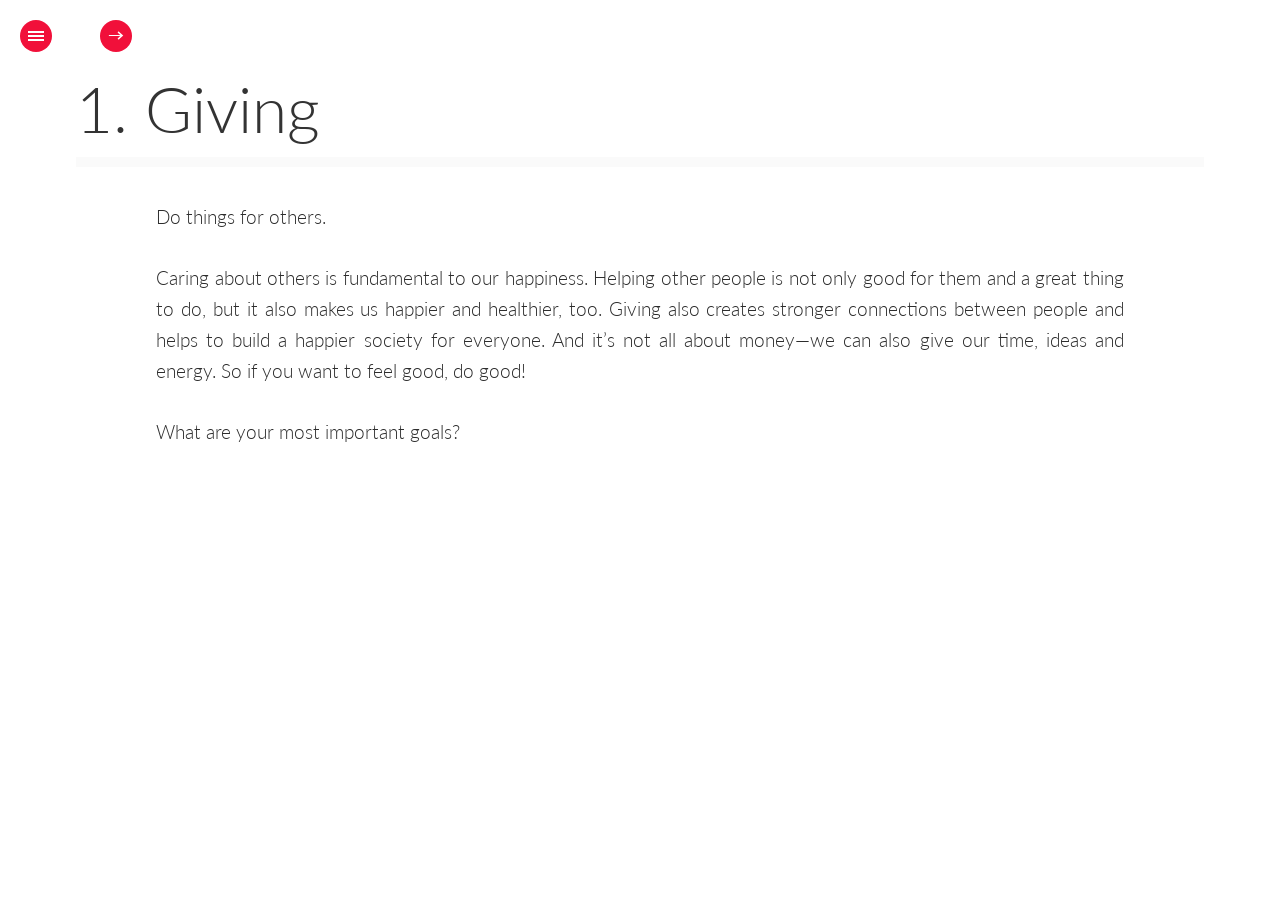
<file: FullscreenBookBlock/index.html>
<!DOCTYPE html>
<html lang="en" class="no-js">
	<head>
		<meta charset="UTF-8" />
		<meta http-equiv="X-UA-Compatible" content="IE=edge,chrome=1"> 
		<meta name="viewport" content="width=device-width, initial-scale=1.0"> 
		<title>Fullscreen Pageflip Layout with BookBlock</title>
		<meta name="description" content="Fullscreen Pageflip Layout with BookBlock" />
		<meta name="keywords" content="fullscreen pageflip, booklet, layout, bookblock, jquery plugin, flipboard layout, sidebar menu" />
		<meta name="author" content="Codrops" />
		<link rel="shortcut icon" href="../favicon.ico"> 
		<link rel="stylesheet" type="text/css" href="css/jquery.jscrollpane.custom.css" />
		<link rel="stylesheet" type="text/css" href="css/bookblock.css" />
		<link rel="stylesheet" type="text/css" href="css/custom.css" />
		<script src="js/modernizr.custom.79639.js"></script>
	</head>
	<body>
		<div id="container" class="container">	

			<div class="menu-panel">
				<h3>Steps to a Happier You</h3>
				<ul id="menu-toc" class="menu-toc">
					<li class="menu-toc-current">
					<a href="#item1">Giving</a></li>
					<li><a href="#item2">Relating</a></li>
					<li><a href="#item3">Exercising</a></li>
					<li><a href="#item4">Appriciating</a></li>
					<li><a href="#item5">Trying out</a></li>
					<li><a href="#item6">Direction</a></li>
					<li><a href="#item7">Resilience</a></li>
					<li><a href="#item8">Emotion</a></li>
					<li><a href="#item9">Acceptance</a></li>
					<li><a href="#item10">Meaning</a></li>
					
					
				</ul>
				
			</div>

			<div class="bb-custom-wrapper">
				<div id="bb-bookblock" class="bb-bookblock">
					<div class="bb-item" id="item1">
						<div class="content">
							<div class="scroller">
								<h2>1. Giving</h2>
								<p>Do things for others.</br></br>

Caring about others is fundamental to our happiness. Helping other people is not only good for them and a great thing to do, but it also makes us happier and healthier, too. Giving also creates stronger connections between people and helps to build a happier society for everyone. And it’s not all about money—we can also give our time, ideas and energy. So if you want to feel good, do good!</br></br>
							What are your most important goals?
								</p>

						
							</div>
						</div>
					</div>
					<div class="bb-item" id="item2">
						<div class="content">
							<div class="scroller">
								<h2>2. Relating</h2>
								<p>Connect with people.</br></br>

Relationships are the most important overall contributor to happiness. People with strong and broad social relationships are happier, healthier and live longer. Close relationships with family and friends provide love, meaning and support, and increase our feelings of self-worth. Broader networks bring a sense of belonging. So taking action to strengthen our relationships and create new connections is essential for happiness.</br></br>
						Who matters most to you?
						</p>
							</div>
						</div>
					</div>
					<div class="bb-item" id="item3">
						<div class="content">
							<div class="scroller">
								<h2>3. Exercising</h2>
								<p>Take care of your body.<br><br>

Our body and our mind are connected. Being active makes us happier as well as being good for our physical health. It instantly improves our mood and can even lift us out of a depression. We don’t all need to run marathons; there are simple things we can all do to be more active each day. We can also boost our well-being by unplugging from technology, getting outside and making sure we get enough sleep!
<br><br>
How do you stay active and healthy?</p>

								
							</div>
						</div>
					</div>
					<div class="bb-item" id="item4">
						<div class="content">
							<div class="scroller">
								<h2>4. Appriciating</h2>
								<p>Notice the world around you.<br><br>

Ever felt that there must be more to life? Well, good news, there is! And it’s right here in front of us. We just need to stop and take notice. Learning to be more mindful and aware can do wonders for our well-being in all areas of life—like our walk to work, the way we eat or our relationships. It helps us get in tune with our feelings and stops us dwelling on the past or worrying about the future, so we get more out of the day-to-day.<br><br>

When do you stop and take notice?</p>
							</div>
						</div>
					</div>
					
							<div class="bb-item" id="item5">
								<div class="content">
									<div class="scroller">
										<h2>5. Trying out</h2>
										<p>Keep learning new things.<br><br>
										Learning affects our well-being in lots of positive ways. It exposes us to new ideas and helps us stay curious and engaged. It also gives us a sense of accomplishment and helps boost our self-confidence and resilience. There are many ways to learn new things—not just through formal qualifications. We can share a skill with friends, join a club, learn to sing, play a new sport and so much more.<br><br>

		What new things have you tried recently?
										</p>


									</div>
								</div>
							</div>
							
							
							<div class="bb-item" id="item6">
								<div class="content">
									<div class="scroller">
										<h2>6. Direction</h2>
										<p>Have goals to look forward to.
<br><br>
Feeling good about the future is important for our happiness. We all need goals to motivate us, and these need to be challenging enough to excite us, but also achievable. If we try to attempt the impossible, it brings unnecessary stress. Choosing ambitious but realistic goals gives our lives direction and brings a sense of accomplishment and satisfaction when we achieve them.
<br><br>
What are your most important goals?
										</p>


									</div>
								</div>
							</div>
							
							
							
							
							<div class="bb-item" id="item7">
								<div class="content">
									<div class="scroller">
										<h2>7. ReSilience</h2>
										<p>Find ways to bounce back.<br><br>

All of us have times of stress, loss, failure or trauma in our lives. But how we respond to these has a big impact on our well-being. We often cannot choose what happens to us, but we can choose our own attitude to what happens. In practice it’s not always easy, but one of the most exciting findings from recent research is that resilience, like many other life skills, can be learned.
<br><br>
How do you bounce back in tough times?
										</p>


									</div>
								</div>
							</div>
							
							
							<div class="bb-item" id="item8">
								<div class="content">
									<div class="scroller">
										<h2>8. Emotion</h2>
										<p>Take a positive approach<br><br>

Positive emotions—such as joy, gratitude, contentment, inspiration and pride—are not just great at the time. Recent research shows that regularly experiencing them creates an “upward spiral,” helping to build our resources. So although we need to be realistic about life’s ups and downs, it helps to focus on the good aspects of any situation—the glass half-full rather than the glass half-empty.
<br><br>
What are you feeling good about?
										</p>


									</div>
								</div>
							</div>
							
							
							<div class="bb-item" id="item9">
								<div class="content">
									<div class="scroller">
										<h2>9. Acceptance</h2>
										<p>Be comfortable with who you are.<br><br>

No one’s perfect. But so often we compare our insides to other people’s outsides. Dwelling on our flaws—what we’re not rather than what we’ve got—makes it much harder to be happy. Learning to accept ourselves, warts and all, and being kinder to ourselves when things go wrong increases our enjoyment of life, our resilience and our well-being. It also helps us accept others as they are.
<br><br>
What is the real you like?
										</p>


									</div>
								</div>
							</div>
							
							
							<div class="bb-item" id="item10">
								<div class="content">
									<div class="scroller">
										<h2>10. Meaning</h2>
										<p>Be part of something bigger.
<br><br>
People who have meaning and purpose in their lives are happier, feel more in control and get more out of what they do. They also experience less stress, anxiety and depression. But where do we find “meaning and purpose”? It might be our religious faith, being a parent or doing a job that makes a difference. The answers vary for each of us, but they all involve being connected to something bigger than  ourselves.
<br><br>
What gives your life meaning?
										</p>


									</div>
								</div>
							</div>
							
				</div>
				
				<nav>
					<span id="bb-nav-prev">&larr;</span>
					<span id="bb-nav-next">&rarr;</span>
				</nav>

				<span id="tblcontents" class="menu-button">Table of Contents</span>

			</div>
				
		</div><!-- /container -->
		<script src="http://ajax.googleapis.com/ajax/libs/jquery/1.8.3/jquery.min.js"></script>
		<script src="js/jquery.mousewheel.js"></script>
		<script src="js/jquery.jscrollpane.min.js"></script>
		<script src="js/jquerypp.custom.js"></script>
		<script src="js/jquery.bookblock.js"></script>
		<script src="js/page.js"></script>
		<script>
			$(function() {

				Page.init();

			});
		</script>
	</body>
</html>
</file>
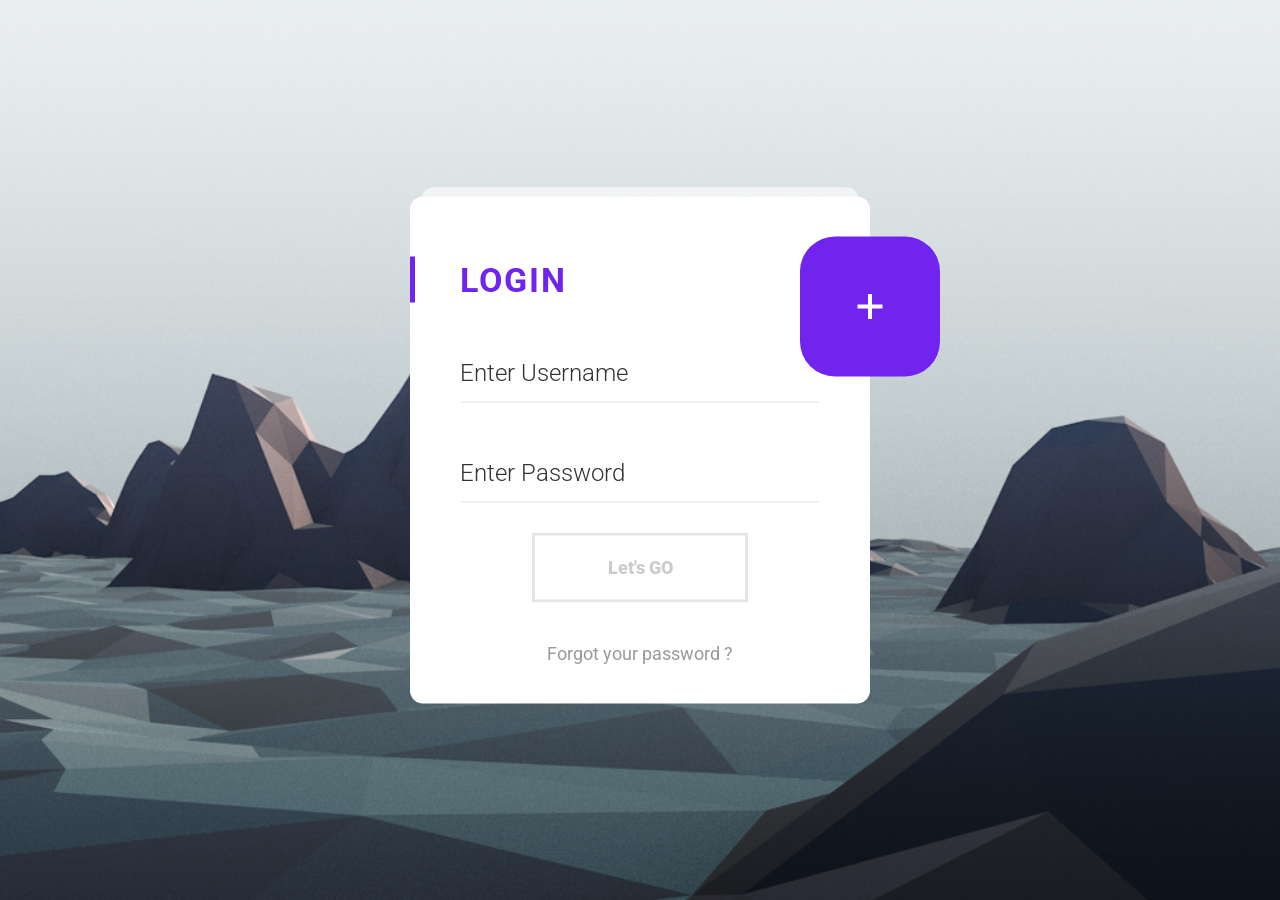
<file: Login Animation/index.html>
<!DOCTYPE html>
<html >
<head>
  <meta charset="UTF-8">
  <title>Material Compact Login Animation</title>
  
  
  <link rel='stylesheet prefetch' href='http://maxcdn.bootstrapcdn.com/font-awesome/4.3.0/css/font-awesome.min.css'>
<link rel='stylesheet prefetch' href='http://fonts.googleapis.com/css?family=Roboto:400,100,300,500,700,900&subset=latin,latin-ext'>

      <link rel="stylesheet" href="css/style.css">

  
</head>

<body background="img/bg.png">
  <div class="Container">


   <div class="box">

      <div class="title">LOGIN</div>

      <div class="input">
         <label for="name">Enter Username</label>
         <input type="text" name="name" id="name">
         <span class="spin"></span>
      </div>

      <div class="input">
         <label for="pass">Enter Password</label>
         <input type="password" name="pass" id="pass">
         <span class="spin"></span>
      </div>

      <div class="button login">
         <button><span>Let's GO</span> <i class="fa fa-check"></i></button>
      </div>

      <a href="" class="pass-forgot">Forgot your password ?</a>

   </div>

   <div class="overbox">
      <div class="main_button alt-2"><span class="shape"></span></div>

      <div class="title">REGISTER</div>

      <div class="input">
         <label for="regname">Enter Username</label>
         <input type="text" name="regname" id="regname">
         <span class="spin"></span>
      </div>

      <div class="input">
         <label for="regpass">Enter Password</label>
         <input type="password" name="regpass" id="regpass">
         <span class="spin"></span>
      </div>

      <div class="input">
         <label for="reregpass">Repeat Password</label>
         <input type="password" name="reregpass" id="reregpass">
         <span class="spin"></span>
      </div>

      <div class="button">
         <button><span>NEXT</span></button>
      </div>


   </div>

</div>
  <script src='http://cdnjs.cloudflare.com/ajax/libs/jquery/2.1.3/jquery.min.js'></script>

    <script src="js/index.js"></script>

</body>
</html>
</file>
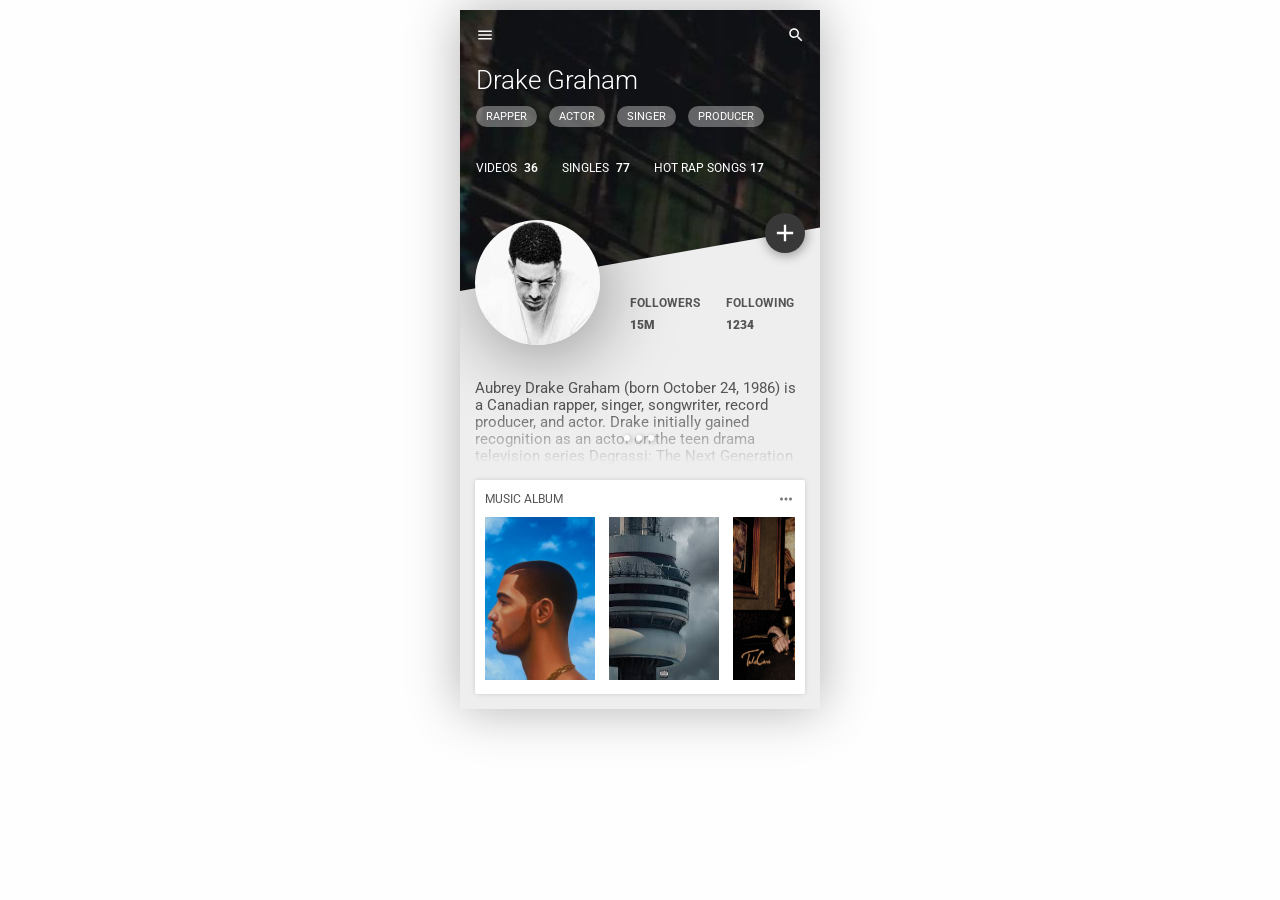
<file: User-Profile 2/index.html>
<!DOCTYPE html>
<html >
<head>
  <meta charset="UTF-8">
  <title>User Profile </title>
  
  
  <link rel='stylesheet prefetch' href='https://fonts.googleapis.com/css?family=Roboto:400,500,700,900'>

      <link rel="stylesheet" href="css/style.css">

  
</head>

<body>
  <div class="container">
  <div class="header-container">
    <img src="img/timeline.jpg" alt="" class="header-image" />
    <div class="header">
      <svg fill="#ffffff" height="18" viewBox="0 0 24 24" width="18" xmlns="http://www.w3.org/2000/svg" class="header-icon">
        <path d="M0 0h24v24H0z" fill="none"/>
        <path d="M3 18h18v-2H3v2zm0-5h18v-2H3v2zm0-7v2h18V6H3z"/>
      </svg>

      <svg fill="#ffffff" height="18" viewBox="0 0 24 24" width="18" xmlns="http://www.w3.org/2000/svg" class="u-float-right header-icon">
        <path d="M15.5 14h-.79l-.28-.27C15.41 12.59 16 11.11 16 9.5 16 5.91 13.09 3 9.5 3S3 5.91 3 9.5 5.91 16 9.5 16c1.61 0 3.09-.59 4.23-1.57l.27.28v.79l5 4.99L20.49 19l-4.99-5zm-6 0C7.01 14 5 11.99 5 9.5S7.01 5 9.5 5 14 7.01 14 9.5 11.99 14 9.5 14z"/>
        <path d="M0 0h24v24H0z" fill="none"/>
      </svg>
      <h1 class="main-heading">Drake Graham</h1>
      <span class="tag">Rapper</span>
      <span class="tag">Actor</span>
      <span class="tag">Singer</span>
      <span class="tag">Producer</span>
      <div class="stats">
        <span class="stat-module">
          Videos <span class="stat-number">36</span>
        </span>
        <span class="stat-module">
          Singles <span class="stat-number">77</span>
        </span>
        <span class="stat-module">
          Hot rap songs<span class="stat-number">17</span>
        </span>
      </div>
    </div> <!-- END header -->
  </div>
  
  <div class="overlay-header"></div>
  
  <div class="body">
    <img src="img/P.jpg" alt="Drake" class="body-image" height="125px" width="125px" />
    <div class="body-action-button u-flex-center">
      <svg fill="#ffffff" height="28" viewBox="0 0 24 24" width="28" xmlns="http://www.w3.org/2000/svg">
        <path d="M19 13h-6v6h-2v-6H5v-2h6V5h2v6h6v2z"/>
        <path d="M0 0h24v24H0z" fill="none"/>
      </svg>
    </div>
    <span class="body-stats">Followers <span>15M</span></span>
    <span class="body-stats">Following <span>1234</span></span>
    <div class="u-clearfix"></div>
    <div class="body-info">
      <p>
      Aubrey Drake Graham (born October 24, 1986) is a Canadian rapper, singer, songwriter, record producer, and actor. Drake initially gained recognition as an actor on the teen drama television series Degrassi: The Next Generation in the early 2000s.</p>
    
    </div>
    <div class="body-more">
      <span></span>
      <span></span>
      <span></span>
    </div>
    
     <div class="card u-clearfix">
      <span class="card-heading">Music Album</span>
      <span class="card-more">

        <svg fill="#777777" height="18" viewBox="0 0 24 24" width="18" xmlns="http://www.w3.org/2000/svg">
          <path d="M0 0h24v24H0z" fill="none"/>
          <path d="M6 10c-1.1 0-2 .9-2 2s.9 2 2 2 2-.9 2-2-.9-2-2-2zm12 0c-1.1 0-2 .9-2 2s.9 2 2 2 2-.9 2-2-.9-2-2-2zm-6 0c-1.1 0-2 .9-2 2s.9 2 2 2 2-.9 2-2-.9-2-2-2z"/>
        </svg>
      </span>
      <ul class="card-list">
        <li><img src="img/a1.jpg" alt="" height="163" width="110" /></li>
        <li><img src="img/a2.jpg" alt=""  height="163" width="110"/></li>
        <li><img src="img/a3.jpg" alt="" height="163" width="110" /></li>
      </ul>
    </div>
  </div>
  
</div>
  
  
</body>
</html>
</file>
<file: FullscreenBookBlock/css/bookblock.css>
/* Content Flip Style */
.bb-bookblock {
	width: 400px;
	height: 300px;
	position: relative;
	background: #fff;
	z-index: 100;
}

.bb-page {
	width: 50%;
	height: 100%;
	left: 50%;
	position: absolute;

	-webkit-transform-style: preserve-3d;
	-moz-transform-style: preserve-3d;
	-o-transform-style: preserve-3d;
	-ms-transform-style: preserve-3d;
	transform-style: preserve-3d;

	-webkit-transform-origin: left center;
	-moz-transform-origin: left center;
	-o-transform-origin: left center;
	-ms-transform-origin: left center;
	transform-origin: left center;
}

.bb-page > div,
.bb-outer,
.bb-content {
	position: absolute;
	height: 100%;
	top: 0;
	left: 0;
}

.bb-content {
	background: #fff;
}

.bb-inner {
	position: relative;
	width: 100%;
	height: 100%;
}

.bb-overlay, .bb-outer {
	-webkit-backface-visibility: hidden;
	-moz-backface-visibility: hidden;
	-o-backface-visibility: hidden;
	-ms-backface-visibility: hidden;
	backface-visibility: hidden;
}

.bb-page > div {
	width: 100%;
	-webkit-transform-style: preserve-3d;
	-moz-transform-style: preserve-3d;
	-o-transform-style: preserve-3d;
	-ms-transform-style: preserve-3d;
	transform-style: preserve-3d;

	-webkit-backface-visibility: hidden;
	-moz-backface-visibility: hidden;
	-o-backface-visibility: hidden;
	-ms-backface-visibility: hidden;
	backface-visibility: hidden;
}

.bb-back {
	-webkit-transform: rotateY(-180deg);
	-moz-transform: rotateY(-180deg);
	-o-transform: rotateY(-180deg);
	-ms-transform: rotateY(-180deg);
	transform: rotateY(-180deg);
}

.bb-outer {
	width: 100%;
	overflow: hidden;
	z-index: 999;
}

.bb-overlay, 
.bb-flipoverlay {
	background-color: rgba(0, 0, 0, 0.7);
	position: absolute;
	top: 0px;
	left: 0px;
	width: 100%;
	height: 100%;
	opacity: 0;
	z-index: 1000;
}

.bb-flipoverlay {
	background-color: rgba(0, 0, 0, 0.2);
}

.bb-bookblock > div.bb-page:first-child,
.bb-bookblock > div.bb-page:first-child .bb-back {
	-webkit-transform: rotateY(180deg);
	-moz-transform: rotateY(180deg);
	-o-transform: rotateY(180deg);
	-ms-transform: rotateY(180deg);
	transform: rotateY(180deg);
}

.js .bb-item {
	width: 100%;
	height: 100%;
	position: absolute;
	top: 0;
	left: 0;
	display: none;
	background: #fff;
}
</file>
<file: FullscreenBookBlock/css/custom.css>
@import url(http://fonts.googleapis.com/css?family=Lato:300,400,700);

html { height: 100%; }

*,
*:after,
*:before {
	-webkit-box-sizing: border-box;
	-moz-box-sizing: border-box;
	box-sizing: border-box;
	padding: 0;
	margin: 0;
}

body {
	font-family: 'Lato', Calibri, Arial, sans-serif;
	background: #fff;
	font-weight: 400;
	font-size: 100%;
	color: #2D2D2D;
	height: 100%;
}

.js body {
	overflow: hidden;
}

a {
	color: #535050;
	text-decoration: none;
	outline: none;
}

a:hover {
	color: #000;
}

.container,
.bb-custom-wrapper,
.bb-bookblock {
	width: 100%;
	height: 100%;
}

.container {
	position: relative;
	left: 0px;
	-webkit-transition: left 0.3s ease-in-out;
	-o-transition: left 0.3s ease-in-out;
	transition: left 0.3s ease-in-out;
}

.slideRight {
	left: 240px;
}

.no-js .container {
	padding-left: 240px;
}

.menu-panel {
	background: #f1103a;
	width: 240px;
	height: 100%;
	position: fixed;
	z-index: 1000;
	top: 0;
	left: 0;
	text-shadow: 0 1px 1px rgba(0,0,0,0.1);
}

.js .menu-panel {
	position: absolute;
	left: -240px;
}

.menu-panel h3 {
	font-size: 1.8em;
	padding: 20px;
	font-weight: 300;
	color: #fff;
	box-shadow: inset 0 -1px 0 rgba(0,0,0,0.05);
} 

.menu-toc {
	list-style: none;
}

.menu-toc li a {
	display: block;
	color: #fff;
	font-size: 1.1em;
	line-height: 2.5;
	padding: 0 20px;
	cursor: pointer;
	background: #f1103a;
	border-bottom: 1px solid #dd1338;
}

.menu-toc li a:hover,
.menu-toc li.menu-toc-current a{
	background: #A30E29;
}

.menu-panel div {
	margin-top: 20px;
}

.menu-panel div a {
	text-transform: uppercase;
	font-size: 0.7em;
	line-height: 1;
	padding: 5px 20px;
	display: block;
	border: none;
	color: #A30E29;
	letter-spacing: 1px;
	font-weight: 800;
	text-shadow: 0 1px rgba(255,255,255,0.2);
} 

.menu-panel div a:hover {
	background: inherit;
	color: #fff;
	text-shadow: none;
}

.bb-custom-wrapper nav {
	top: 20px;
	left: 60px;
	position: absolute;
	z-index: 1000;
}

.bb-custom-wrapper nav span,
.menu-button {
	position: absolute;
	width: 32px;
	height: 32px;
	top: 0;
	left: 0;
	background: #f1103a;
	border-radius: 50%;
	color: #fff;
	line-height: 30px;
	text-align: center;
	speak: none;
	font-weight: bold;
	cursor: pointer;
}

.bb-custom-wrapper nav span:hover,
.menu-button:hover {
	background: #000;
}

.bb-custom-wrapper nav span:last-child {
	left: 40px;
}

.menu-button {
	z-index: 1000;
	left: 20px;
	top: 20px;
	text-indent: -9000px;
}

.menu-button:after {
	position: absolute;
	content: '';
	width: 50%;
	height: 2px;
	background: #fff;
	top: 50%;
	margin-top: -1px;
	left: 25%;
	box-shadow: 0 -4px #fff, 0 4px #fff;
}

.no-js .bb-custom-wrapper nav span,
.no-js .menu-button {
	display: none;
}

.js .content {
	position: absolute;
	top: 60px;
	left: 0;
	width: 100%;
	bottom: 50px;
	overflow: hidden;
	-webkit-font-smoothing: subpixel-antialiased;
}

.scroller {
	padding: 10px 5% 10px 5%;
}

.js .content:before,
.js .content:after {
	content: '';
	position: absolute;
	top: 0;
	left: 0;
	width: 100%;
	height: 20px;
	z-index: 100;
	pointer-events: none;
	background: -webkit-linear-gradient(top, rgba(255,255,255,1) 0%, rgba(255,255,255,0) 100%);
	background: -moz-linear-gradient(top, rgba(255,255,255,1) 0%, rgba(255,255,255,0) 100%);
	background: -o-linear-gradient(top, rgba(255,255,255,1) 0%, rgba(255,255,255,0) 100%);
	background: linear-gradient(to bottom, rgba(255,255,255,1) 0%, rgba(255,255,255,0) 100%);
}

.js .content:after {
	top: auto;
	bottom: 0;
	background: -webkit-linear-gradient(bottom, rgba(255,255,255,1) 0%, rgba(255,255,255,0) 100%);
	background: -moz-linear-gradient(bottom, rgba(255,255,255,1) 0%, rgba(255,255,255,0) 100%);
	background: -o-linear-gradient(bottom, rgba(255,255,255,1) 0%, rgba(255,255,255,0) 100%);
	background: linear-gradient(to top, rgba(255,255,255,1) 0%, rgba(255,255,255,0) 100%);
}

.content h2 {
	font-weight: 300;
	font-size: 4em;
	padding: 0 0 10px;
	color: #333;
	margin: 0 1% 40px;
	text-align: left;
	box-shadow: 0 10px 0 rgba(0,0,0,0.02);
	text-shadow: 0 0 2px #fff;
}

.no-js .content h2 {
	padding: 40px 1% 20px;
}

.content p {
	font-size: 1.2em;
	line-height: 1.6;
	font-weight: 300;
	padding: 5px 8%;
	text-align: justify;
}

@media screen and (max-width: 800px){
	.no-js .menu-panel {
		display: none;
	}

	.no-js .container {
		padding: 0;
	}
}

@media screen and (max-width: 400px){
	.menu-panel,
	.content {
		font-size: 75%;
	}
}
</file>
<file: Login Animation/css/style.css>
.box {
   position: relative;
   top: 0;
   opacity: 1;
   float: left;
   padding: 60px 50px 40px 50px;
   width: 100%;
   background: #fff;
   border-radius: 13px;
   transform: scale(1);
   -webkit-transform: scale(1);
   -ms-transform: scale(1);
   z-index: 5;
}

.box.back {
   transform: scale(.95);
   -webkit-transform: scale(.95);
   -ms-transform: scale(.95);
   top: -20px;
   opacity: .9;
   z-index: -1;
}

.box:before {
   content: "";
   width: 100%;
   height: 30px;
   border-radius: 13px;
   position: absolute;
   top: -10px;
   background: rgba(255, 255, 255, .6);
   left: 0;
   transform: scale(.95);
   -webkit-transform: scale(.95);
   -ms-transform: scale(.95);
   z-index: -1;
}

.overbox .title {
   color: #fff;
}

.overbox .title:before {
   background: #fff;
}

.title {
   width: 100%;
   float: left;
   line-height: 46px;
   font-size: 34px;
   font-weight: 700;
   letter-spacing: 2px;
   color: #7124ED;
   position: relative;
}

.title:before {
   content: "";
   width: 5px;
   height: 100%;
   position: absolute;
   top: 0;
   left: -50px;
   background: #7124ED;
}

.input,
.input label,
.input input,
.input .spin,
.button,
.button button .button.login button i.fa,
.main_button .shape:before,
.main_button .shape:after,
.button.login button {
   transition: 300ms cubic-bezier(.4, 0, .2, 1);
   -webkit-transition: 300ms cubic-bezier(.4, 0, .2, 1);
   -ms-transition: 300ms cubic-bezier(.4, 0, .2, 1);
}

.main_button,
.alt-2,
.main_button .shape,
.alt-2 .shape,
.box {
   transition: 400ms cubic-bezier(.4, 0, .2, 1);
   -webkit-transition: 400ms cubic-bezier(.4, 0, .2, 1);
   -ms-transition: 400ms cubic-bezier(.4, 0, .2, 1);
}

.input,
.input label,
.input input,
.input .spin,
.button,
.button button {
   width: 100%;
   float: left;
}

.input,
.button {
   margin-top: 30px;
   height: 70px;
}

.input,
.input input,
.button,
.button button {
   position: relative;
}

.input input {
   height: 60px;
   top: 10px;
   border: none;
   background: transparent;
}

.input input,
.input label,
.button button {
   font-family: 'Roboto', sans-serif;
   font-size: 24px;
   color: rgba(0, 0, 0, 0.8);
   font-weight: 300;
}

.input:before,
.input .spin {
   width: 100%;
   height: 1px;
   position: absolute;
   bottom: 0;
   left: 0;
}

.input:before {
   content: "";
   background: rgba(0, 0, 0, 0.1);
   z-index: 3;
}

.input .spin {
   background: #7124ED;
   z-index: 4;
   width: 0;
}

.overbox .input .spin {
   background: rgba(255, 255, 255, 1);
}

.overbox .input:before {
   background: rgba(255, 255, 255, 0.5);
}

.input label {
   position: absolute;
   top: 10px;
   left: 0;
   z-index: 2;
   cursor: pointer;
   line-height: 60px;
}

.button.login {
   width: 60%;
   left: 20%;
}

.button.login button,
.button button {
   width: 100%;
   line-height: 64px;
   left: 0%;
   background-color: transparent;
   border: 3px solid rgba(0, 0, 0, 0.1);
   font-weight: 900;
   font-size: 18px;
   color: rgba(0, 0, 0, 0.2);
}

.button.login {
   margin-top: 30px;
}

.button {
   margin-top: 20px;
}

.button button {
   background-color: #fff;
   color: #7124ED;
   border: none;
}

.button.login button.active {
   border: 3px solid transparent;
   color: #fff !important;
}

.button.login button.active span {
   opacity: 0;
   transform: scale(0);
   -webkit-transform: scale(0);
   -ms-transform: scale(0);
}

.button.login button.active i.fa {
   opacity: 1;
   transform: scale(1) rotate(-0deg);
   -webkit-transform: scale(1) rotate(-0deg);
   -ms-transform: scale(1) rotate(-0deg);
}

.button.login button i.fa {
   width: 100%;
   height: 100%;
   position: absolute;
   top: 0;
   left: 0;
   line-height: 60px;
   transform: scale(0) rotate(-45deg);
   -webkit-transform: scale(0) rotate(-45deg);
   -ms-transform: scale(0) rotate(-45deg);
}

.button.login button:hover {
   color: #7124ED;
   border-color: #7124ED;
}

.button {
   margin: 40px 0;
   overflow: hidden;
   z-index: 2;
}

.button button {
   cursor: pointer;
   position: relative;
   z-index: 2;
}

.pass-forgot {
   width: 100%;
   float: left;
   text-align: center;
   color: rgba(0, 0, 0, 0.4);
   font-size: 18px;
}

.click-efect {
   position: absolute;
   top: 0;
   left: 0;
   background: #7124ED;
   border-radius: 50%;
}

.overbox {
   width: 100%;
   height: 100%;
   position: absolute;
   top: 0;
   left: 0;
   overflow: inherit;
   border-radius: 10px;
   padding: 60px 50px 40px 50px;
}

.overbox .title,
.overbox .button,
.overbox .input {
   z-index: 111;
   position: relative;
   color: #fff !important;
   display: none;
}

.overbox .title {
   width: 80%;
}

.overbox .input {
   margin-top: 20px;
}

.overbox .input input,
.overbox .input label {
   color: #fff;
}

.overbox .main_button,
.overbox .main_button .shape,
.overbox .alt-2,
.overbox .alt-2 .shape {
   display: block;
}

.main_button,
.alt-2 {
   width: 140px;
   height: 140px;
   border-radius: 25%;
   background: #7124ED;
   position: absolute;
   top: 40px;
   right: -70px;
   cursor: pointer;
   z-index: 100;
   transform: translate(0%, 0%);
   -webkit-transform: translate(0%, 0%);
   -ms-transform: translate(0%, 0%);
}

.main_button .shape,
.alt-2 .shape {
   position: absolute;
   top: 0;
   right: 0;
   width: 100%;
   height: 100%;
}

.main_button .shape:before,
.alt-2 .shape:before,
.main_button .shape:after,
.alt-2 .shape:after {
   content: "";
   background: #fff;
   position: absolute;
   top: 50%;
   left: 50%;
   transform: translate(-50%, -50%) rotate(360deg);
   -webkit-transform: translate(-50%, -50%) rotate(360deg);
   -ms-transform: translate(-50%, -50%) rotate(360deg);
}

.main_button .shape:before,
.alt-2 .shape:before {
   width: 25px;
   height: 4px;
}

.main_button .shape:after,
.alt-2 .shape:after {
   height: 25px;
   width: 4px;
}

.main_button.active,
.alt-2.active {
   top: 50%;
   right: 50%;
   transform: translate(50%, -50%) rotate(0deg);
   -webkit-transform: translate(50%, -50%) rotate(0deg);
   -ms-transform: translate(50%, -50%) rotate(0deg);
}

body {
   
   background-position: center;
   background-size: cover;
   background-repeat: no-repeat;
   min-height: 100vh;
   font-family: 'Roboto', sans-serif;
}

body,
html {
   overflow: hidden;
}

.Container {
   width: 100%;
   max-width: 460px;
   position: absolute;
   top: 50%;
   left: 50%;
   transform: translate(-50%, -50%);
   -webkit-transform: translate(-50%, -50%);
   -ms-transform: translate(-50%, -50%);
}

*,
*:after,
*::before {
   -webkit-box-sizing: border-box;
   -moz-box-sizing: border-box;
   box-sizing: border-box;
   margin: 0;
   padding: 0;
   text-decoration: none;
   list-style-type: none;
   outline: none;
}
</file>
<file: User-Profile 2/css/style.css>
html {
  background-color: #fefefe;
  box-sizing: border-box;
  font-family: 'Roboto', sans-serif;
  font-size: 14.5px;
  font-weight: 400;
}

*, *:before, *:after {
  box-sizing: inherit;
}

.u-float-right {
  float: right;
}

.u-flex-center {
    display: -webkit-flex;
    display: flex;
    -webkit-justify-content: center;
    justify-content: center;
    -webkit-align-items: center;
    align-items: center;
}

.u-clearfix:before,
.u-clearfix:after {
    content: " ";
    display: table;
}

.u-clearfix:after {
    clear: both;
}

.u-clearfix {
    *zoom: 1;
}

.container {
  box-shadow: 0 0 50px rgba(0,0,0,.3);
  margin: 10px auto;
  overflow: hidden;
  width: 360px;
}

.header-container {
  position: relative;
}

.header-image {
  left: 0;
  position: absolute;
  top: 0;
  z-index: -1;
  height: auto;
  -webkit-animation: zoomEffect 35s infinite;
          animation: zoomEffect 35s infinite;
  -webkit-animation-timing-function: linear;
          animation-timing-function: linear;
  -webkit-animation-direction: alternate;
          animation-direction: alternate;
  -webkit-backface-visibility: hidden;
          backface-visibility: hidden;
}

@-webkit-keyframes zoomEffect {
  0% {
    -webkit-transform: scale(1) translateX(0);
            transform: scale(1) translateX(0);
  }
  100% {
    -webkit-transform: scale(1.2) translateX(-360px) translateY(-80px);
            transform: scale(1.2) translateX(-360px) translateY(-80px);
  }
}

@keyframes zoomEffect {
  0% {
    -webkit-transform: scale(1) translateX(0) translateY(0);
            transform: scale(1) translateX(0) translateY(0);
  }
  100% {
    -webkit-transform: scale(1.2) translateX(-360px) translateY(-80px);
            transform: scale(1.2) translateX(-360px) translateY(-80px);
  }
}

.header {
  color: #fff;
  padding: 15.5px;
  height: 300px;
}

.header > svg {
  cursor: pointer;
}

.main-heading {
  color: #fff;  
  font-size: 26px;
  font-weight: 300;
  margin-bottom: 12px;
}

.tag {
  background-color: rgba(255, 255, 255, .35);
  border-radius: 20px;
  font-size: 11px;
  margin-right: 8px;
  padding: 4px 10px;
  text-transform: uppercase;
}

.stats {
  margin-top: 35px;
}

.stat-module {
  display: inline-block;
  font-size: 12px;
  margin-right: 20px;
  text-transform: uppercase;
}

.stat-number {
  display: inline-block;
  font-weight: 600;
  margin-left: 4px;
}

.overlay-header {
  background-color: #eee;
  height: 100px;
  margin: -50px 0 0 -25%;
  transform: rotate(-10deg);
  width: 150%;
  z-index: 0;
}

.body {
  background-color: #eee;
  color: #555;
  margin-top: -50px;
  padding: 0 15px 15px;
  position: relative;
}

.body-image {
  border-radius: 100%;
  box-shadow: 5px 10px 75px rgba(0, 0, 0, .4);
  float: left;
  margin: -90px 0 20px;
  position: relative;
  z-index: 2;
}

.body-action-button {
  background-color: #383838;
  border-radius: 50%;
  box-shadow: 1px 2px 12px rgba(0,0,0,.4);
  cursor: pointer;
  height: 40px;
  position: absolute;
  right: 15px;
  top: -97px;
  width: 40px;
}

.body-stats {
  display: inline-block;
  font-size: 12px;
  font-weight: 700;
  float: left;
  margin: -14px 0  0 30px;
  position: relative;
  text-transform: uppercase;
  width: 20%;
}

.body-stats > span {
  display: inline-block;
  font-weight: 900;
  margin-top: 8px;
}

.body-info {
  clear: left;
  position: relative;
  max-height: 100px;
  overflow: hidden;
  transition: all 600ms ease-out;
}

.body-more {
  background: -moz-linear-gradient(top,  rgba(0,0,0,0) 0%, rgba(238,238,238,1) 100%);
  background: -webkit-linear-gradient(top,  rgba(0,0,0,0) 0%,rgba(238,238,238,1) 100%);
  background: linear-gradient(to bottom,  rgba(0,0,0,0) 0%,rgba(238,238,238,1) 100%);
  filter: progid:DXImageTransform.Microsoft.gradient( startColorstr='#00000000', endColorstr='#eeeeee',GradientType=0 );
  cursor: pointer;
  margin: -57px auto 0px;
  padding: 20px 0 20px;
  position: relative;
  text-align: center;
}

.body-more span {
  background-color: #fff;
  border-radius: 50%;
  box-shadow: 1px 1px 5px rgba(0,0,0,.3);
  display: inline-block;
  height: 6px;
  margin-right: 2px;
  width: 6px;
}

.card {
  background: #fff;
  border-radius: 2px;
  box-shadow: 0 0 5px rgba(0, 0, 0, .15);
  margin-top: 15px;
  padding: 10px;
}

.card-heading {
  font-size: 12px;
  text-transform: uppercase;
}

.card-more {
  cursor: pointer;
  float: right;
}

.card-list {
  list-style-type: none;
  margin: 10px 0 0;
  overflow-x: scroll;
  padding: 0;
  white-space: nowrap;
}

.card-list::-webkit-scrollbar-track
{
	-webkit-box-shadow: inset 0 0 2px rgba(0,0,0,0.3);
	border-radius: 2px;
	background-color: #F5F5F5;
}

.card-list::-webkit-scrollbar
{
	height: 3px;
	background-color: #F5F5F5;
}

.card-list::-webkit-scrollbar-thumb
{
	border-radius: 10px;
	-webkit-box-shadow: inset 0 0 6px rgba(0,0,0,.2);
	background-color: #ddd;
}

.card-list li {
  display: inline;
  margin-left: 10px;
}

.card-list li:first-child {
  margin-left: 0;
}
</file>
